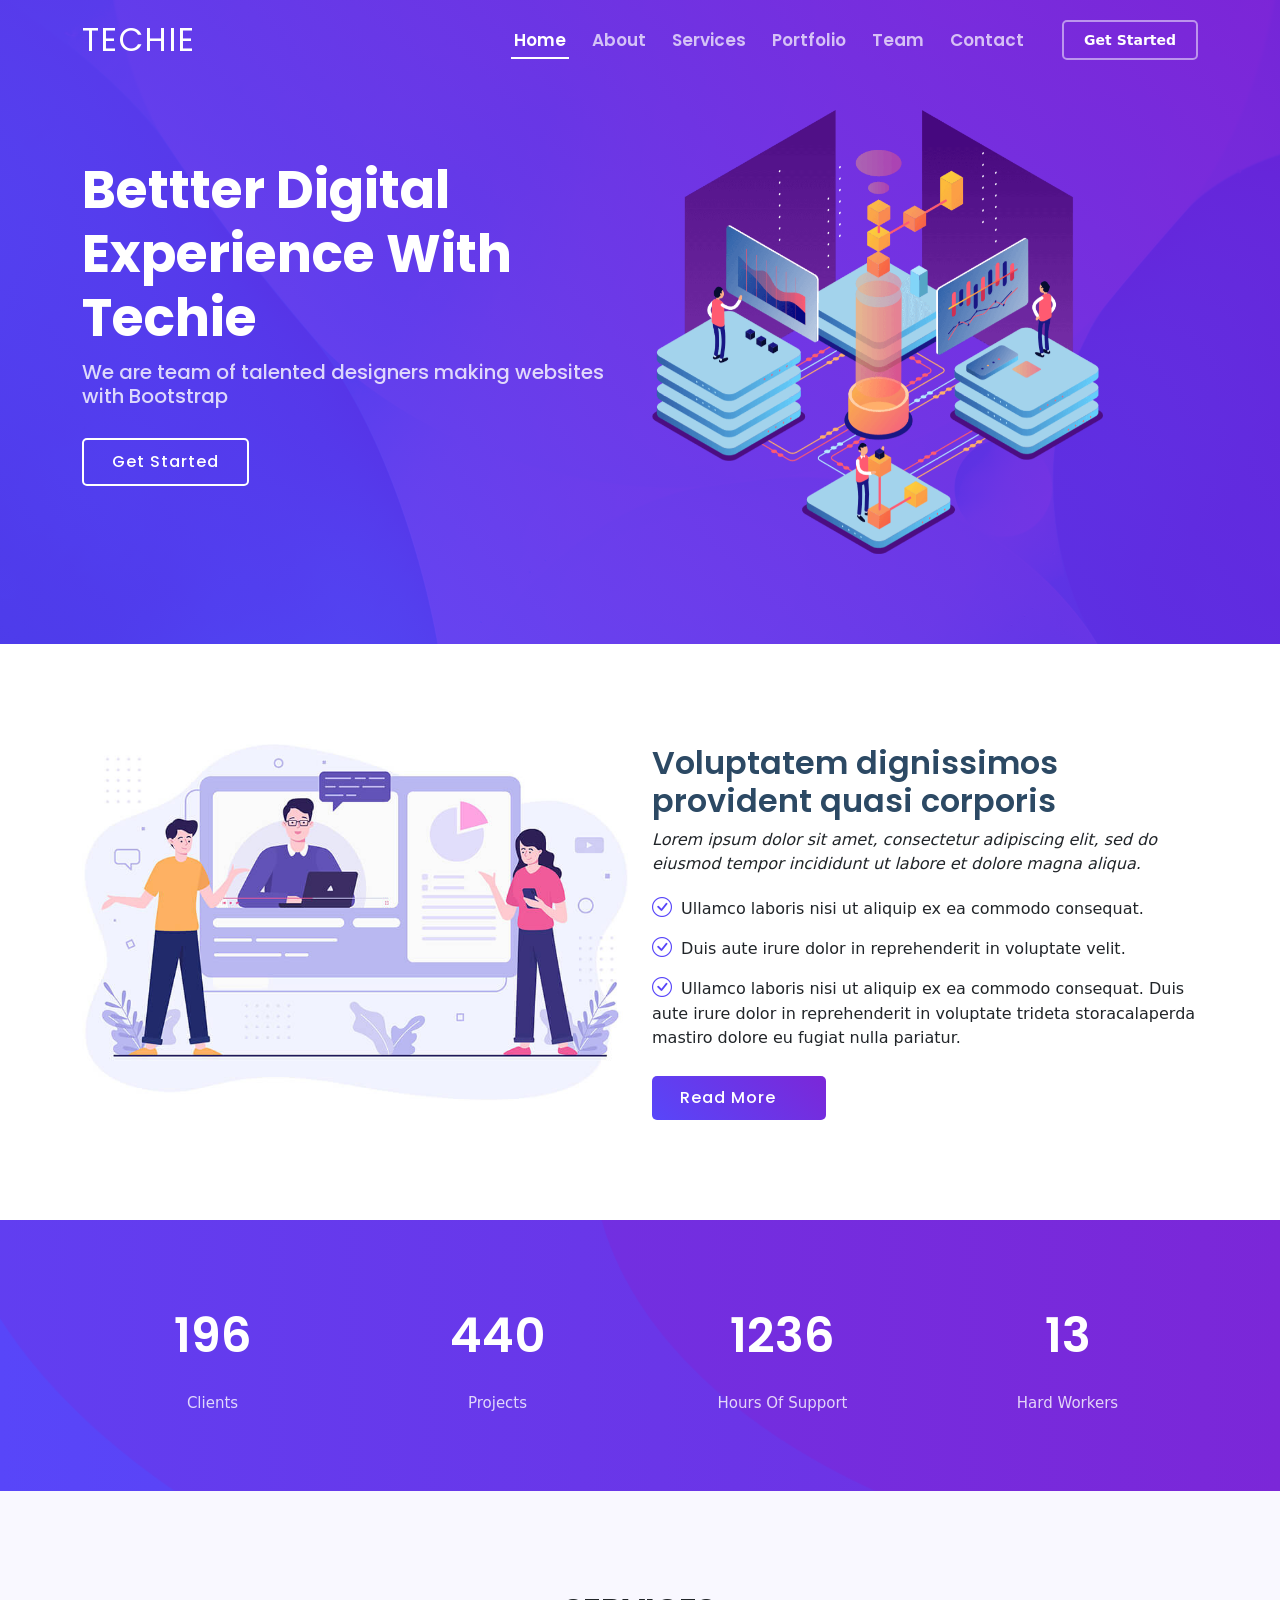
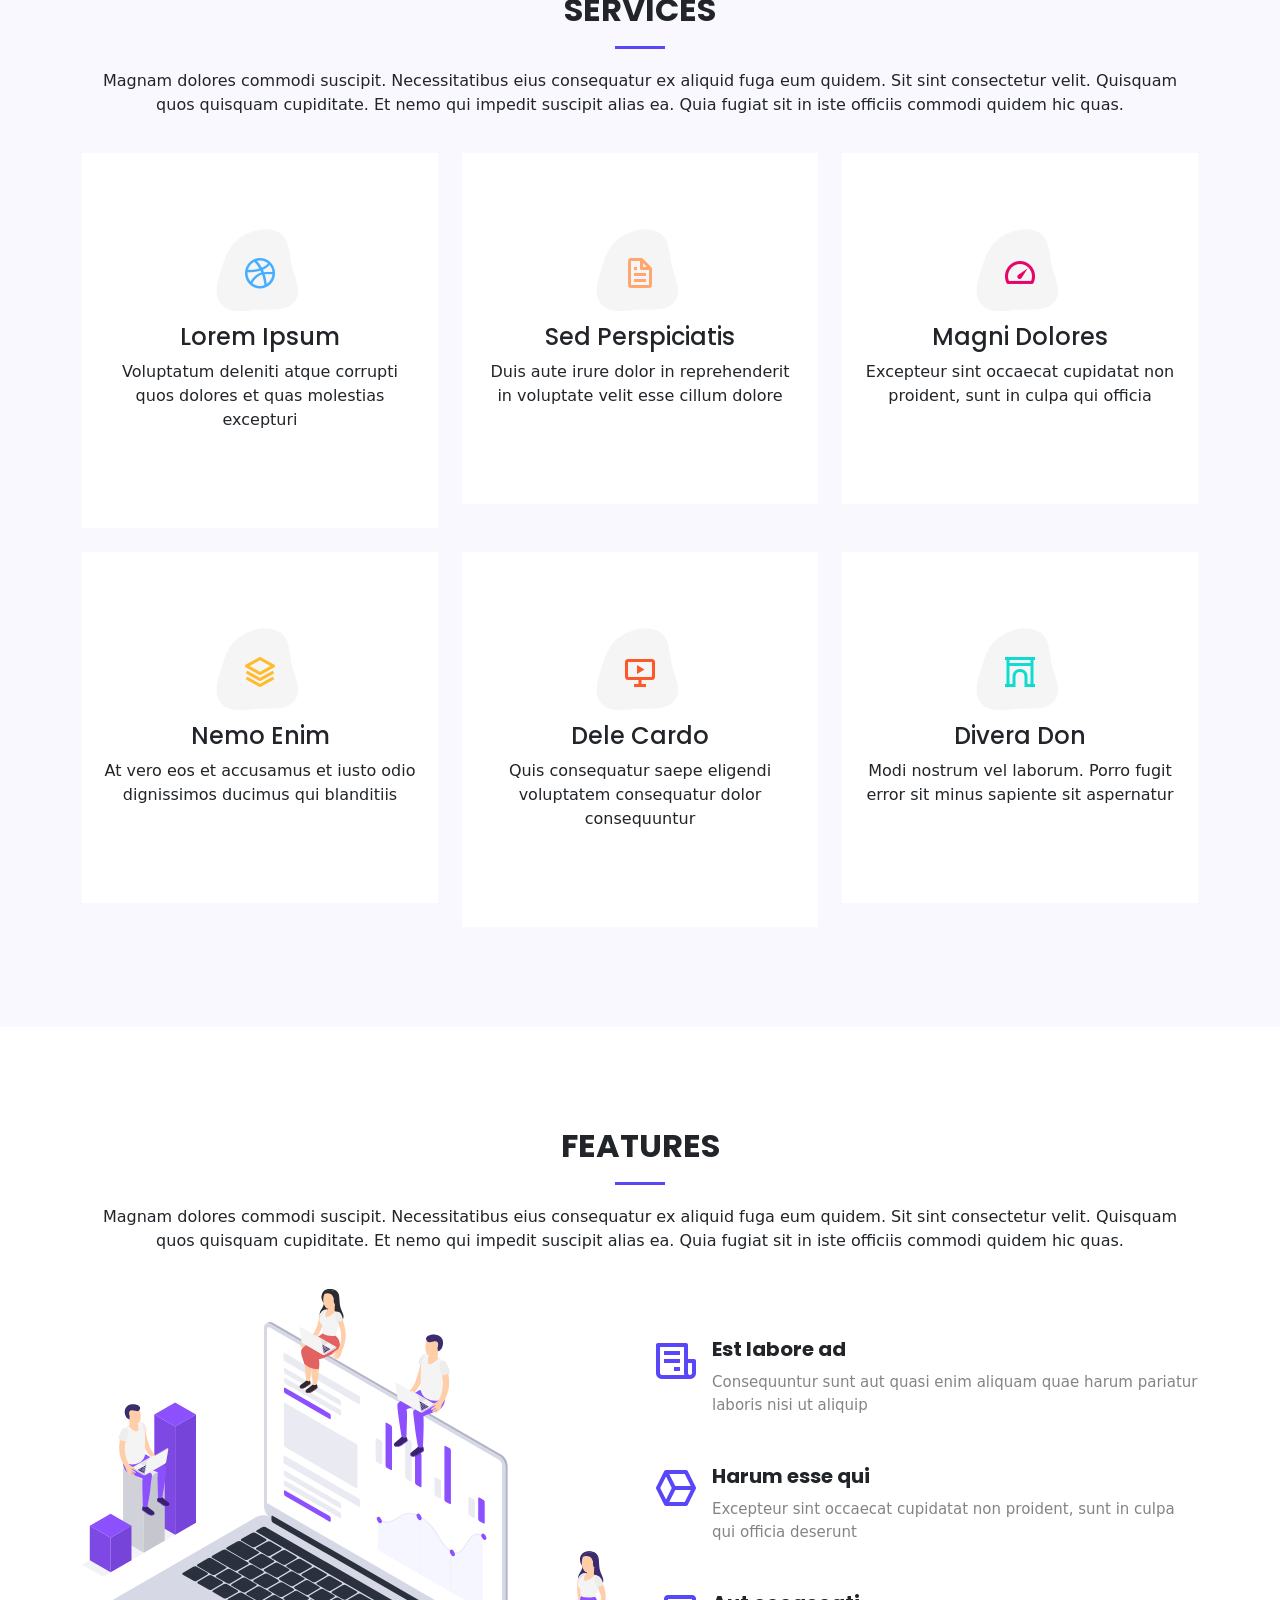
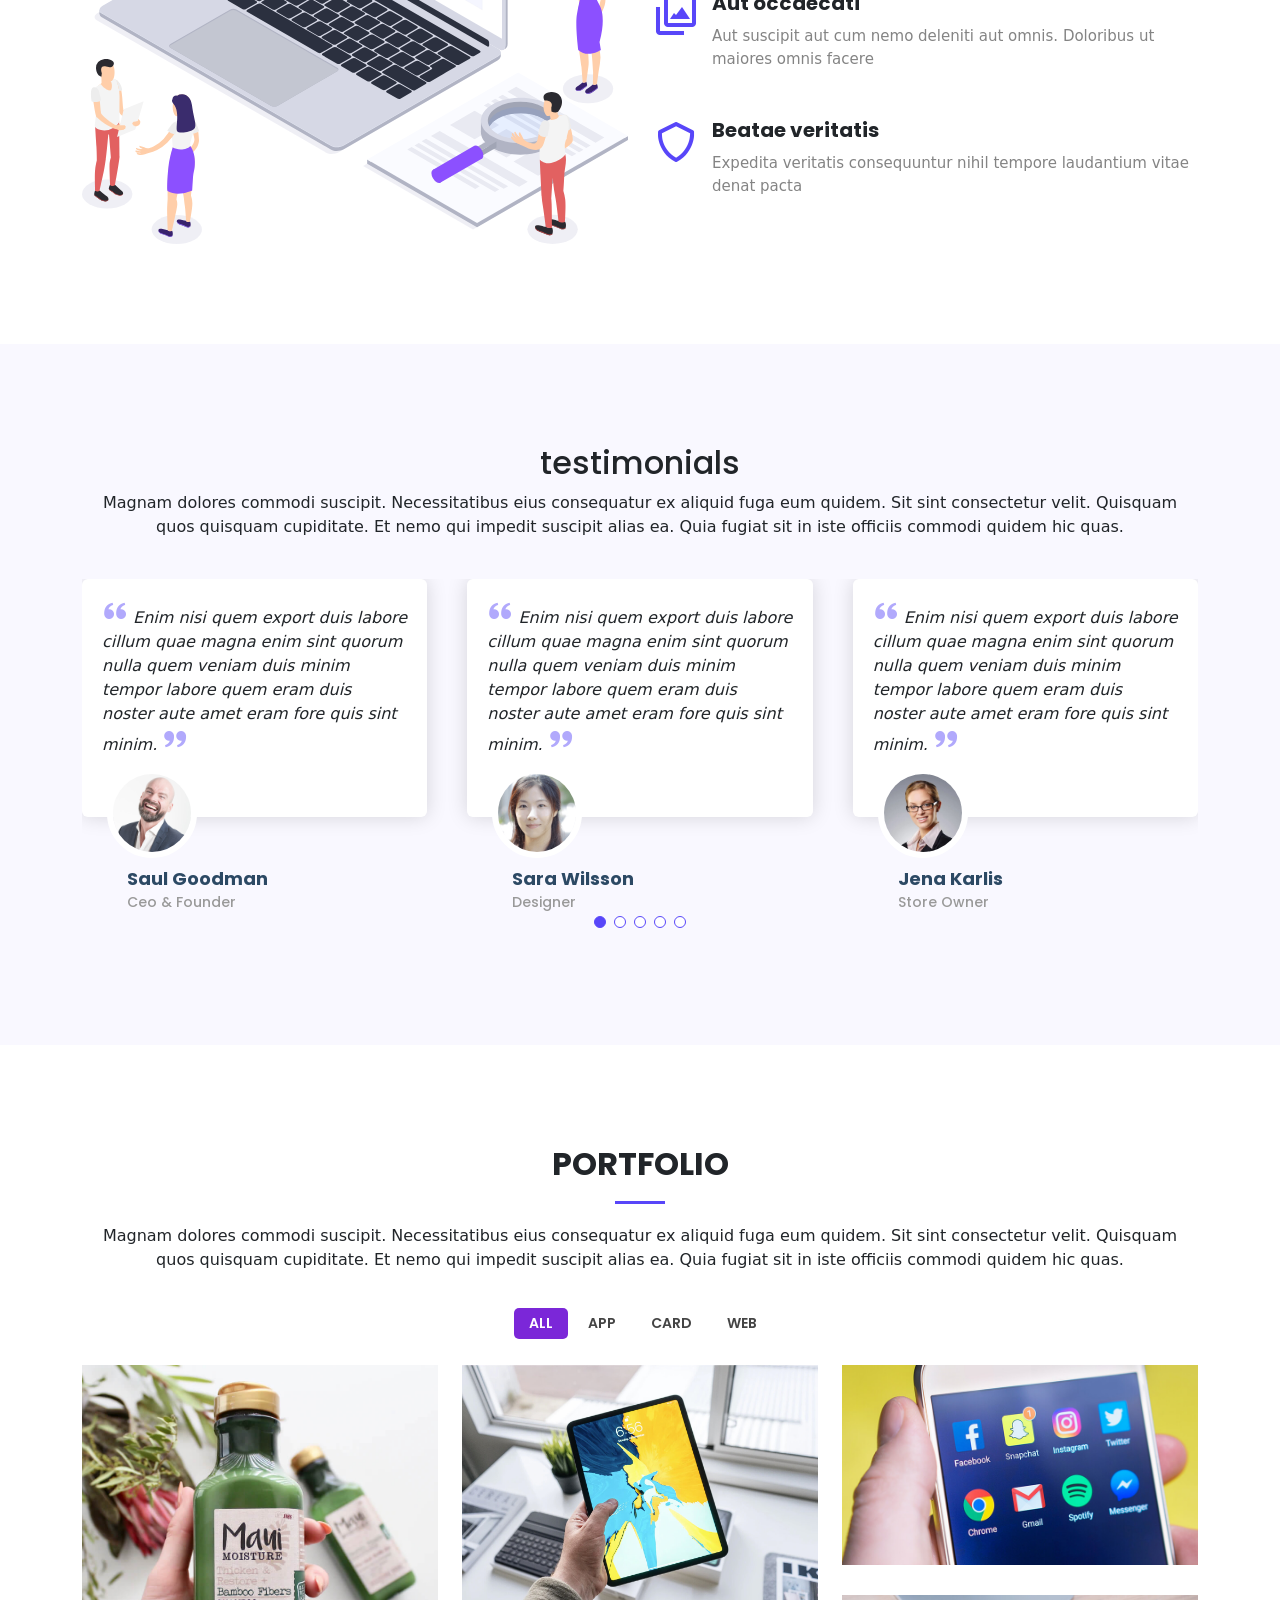
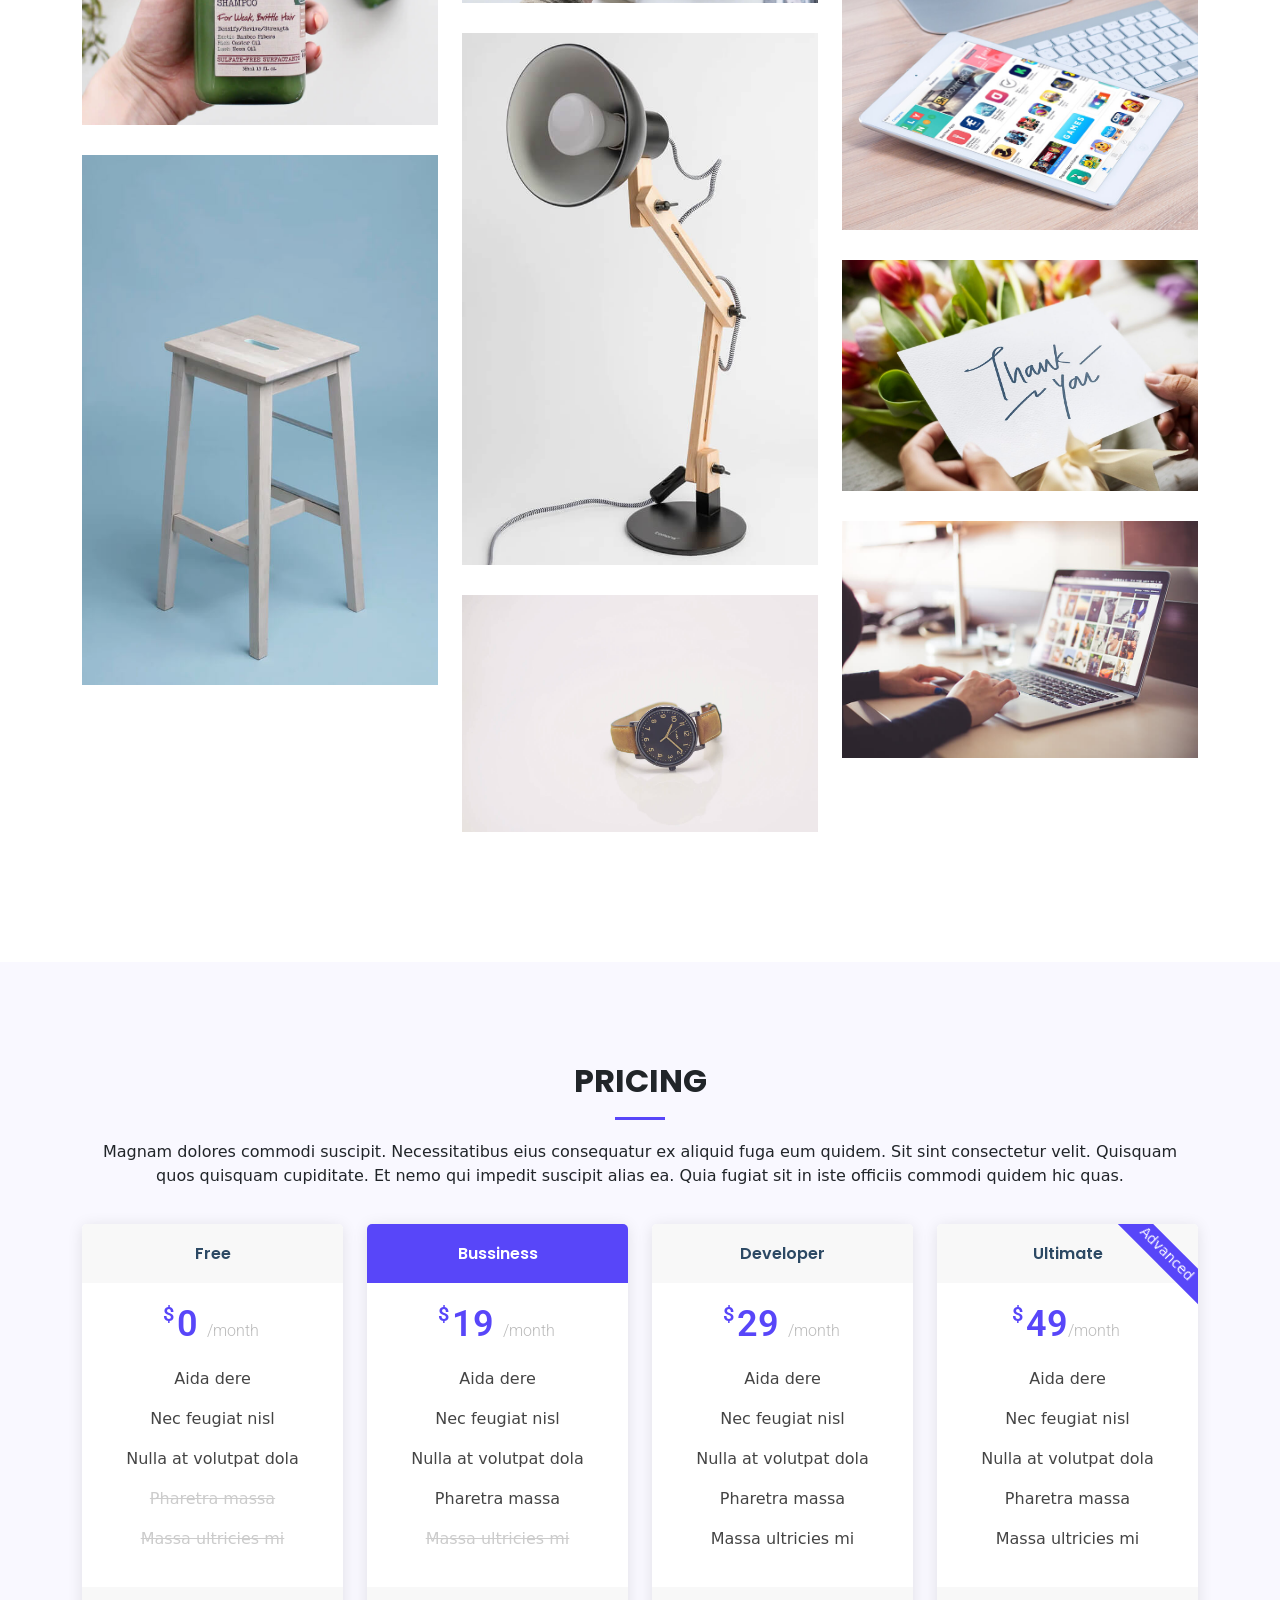
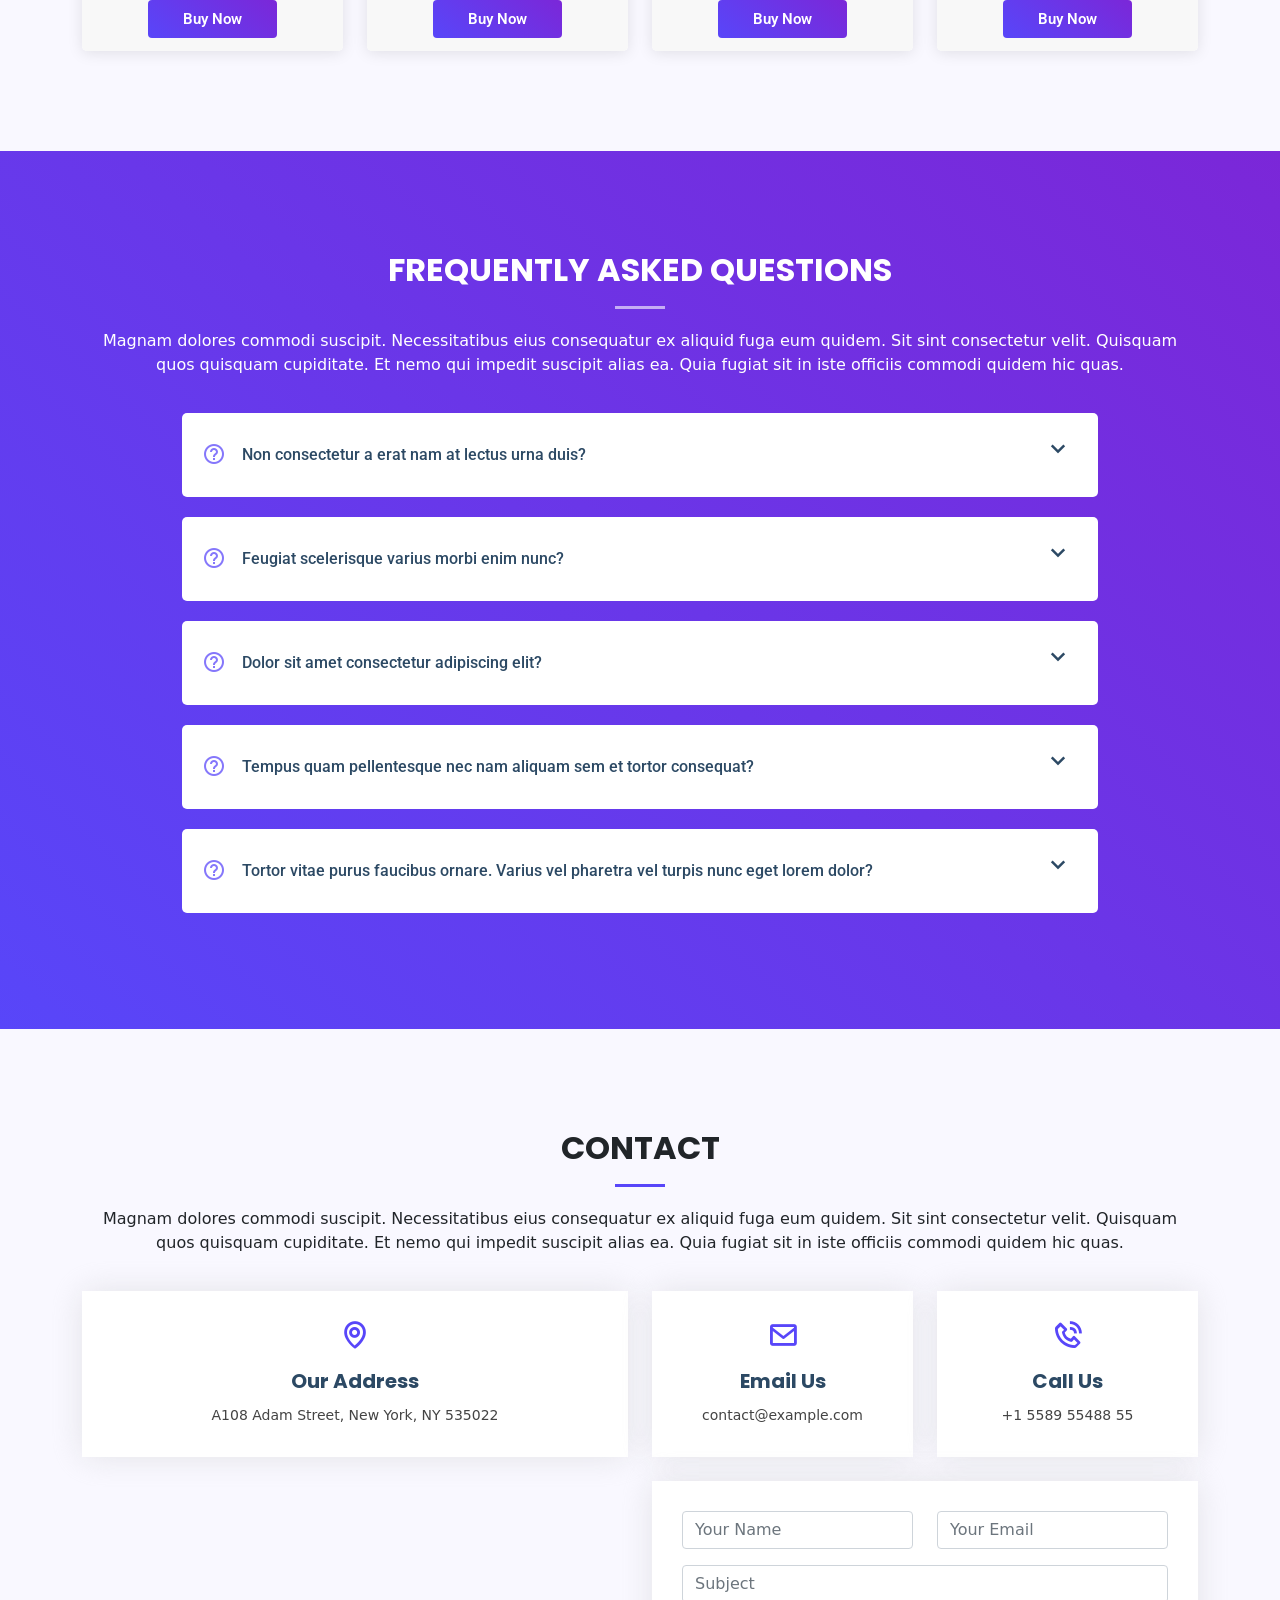
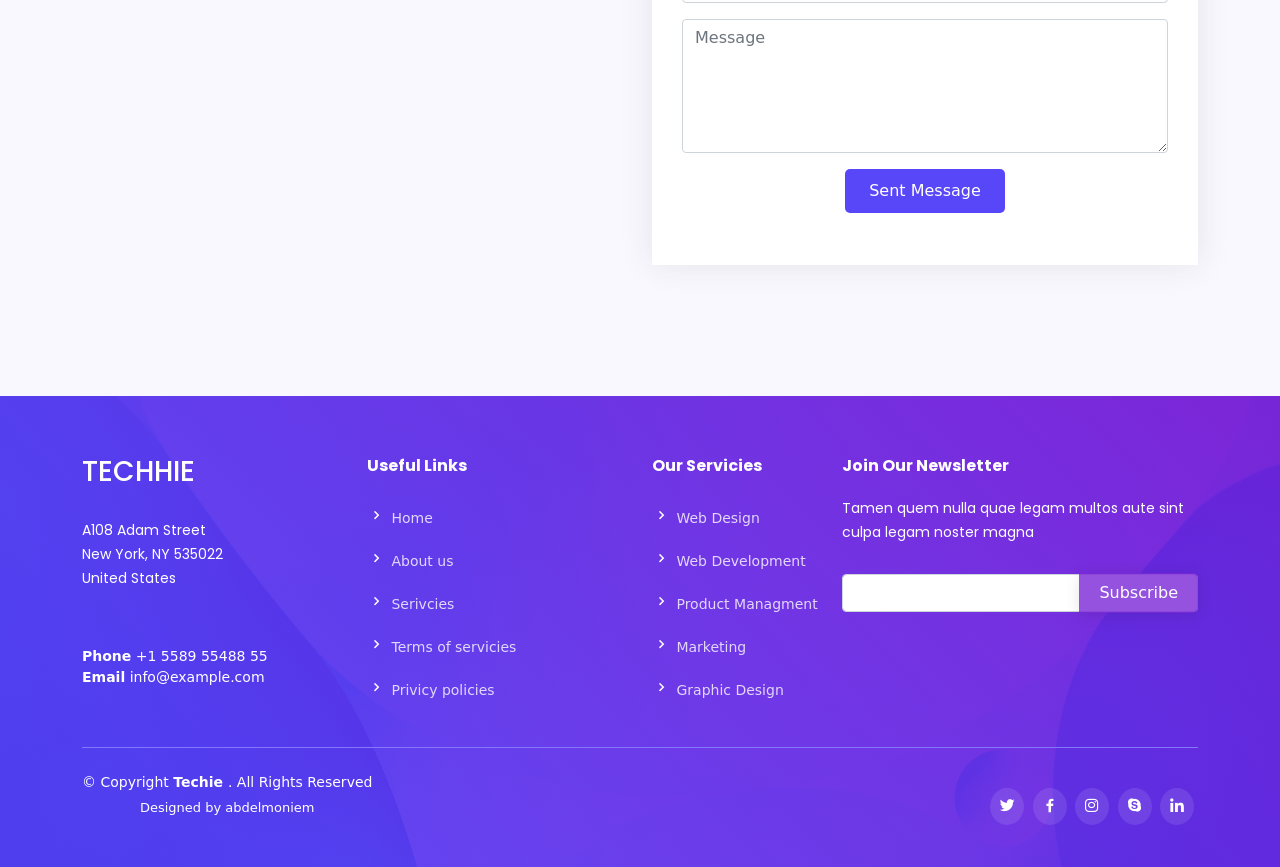
<file: index.html>
<!DOCTYPE html>
<html lang="en">

<head>
  <meta charset="UTF-8">
  <meta http-equiv="X-UA-Compatible" content="IE=edge">
  <meta name="description" content="....." />
  <meta name="viewport" content="width=device-width, initial-scale=1.0">
  <title>Techie template</title>
  <!-- Google Fonts -->
  <link
    href="https://fonts.googleapis.com/css?family=Open+Sans:300,300i,400,400i,600,600i,700,700i|Roboto:300,300i,400,400i,500,500i,600,600i,700,700i|Poppins:300,300i,400,400i,500,500i,600,600i,700,700i"
    rel="stylesheet">
  <!-- main css stylesheet -->
  <link rel="stylesheet" href="css/main.css" />
  <!-- bootstrap css -->

  <link rel="stylesheet" href="css/bootstrap.min.css" />
  <link rel="stylesheet" href="css/bootstrap-icons/bootstrap-icons.css" />
  <link rel="stylesheet" href="css/boxicons/css/boxicons.min.css" />
  <link rel="stylesheet" href="assets/swiper/swiper-bundle.min.css" />
  <link rel="stylesheet" href="assets/glightbox/css/glightbox.min.css"/>
  <link rel="stylesheet" href="assets/aos/aos.css"/>
</head>

<body>
  <!-- start header  -->
  <header id="header" class="fixed-top">
    <!-- start navbar  -->
    <nav id="navbar" class="navbar navbar-expand-lg navbar-light">
      <div class="container">
        <h1 class="logo"><a class="navbar-brand" href="#">Techie</a></h1>
        <button class="navbar-toggler" type="button" data-bs-toggle="collapse" data-bs-target="#navbarSupportedContent"
          aria-controls="navbarSupportedContent" aria-expanded="false" aria-label="Toggle navigation">
          <span class="navbar-toggler-icon"></span>
        </button>

        <div class="collapse navbar-collapse" id="navbarSupportedContent">
          <ul class="navbar-nav ms-auto mb-2 mb-lg-0 ms-auto">
            <li class="nav-item">
              <a class="nav-link scrollto" aria-current="page" href="#hero">Home</a>
            </li>
            <li class="nav-item">
              <a class="nav-link scrollto" href="#About">About</a>
            </li>
            <li class="nav-item">
              <a class="nav-link scrollto" href="#services">Services</a>
            </li>
            <li class="nav-item">
              <a class="nav-link scrollto" href="#portfolio">Portfolio</a>
            </li>
            <li class="nav-item">
              <a class="nav-link scrollto" href="#team">Team</a>
            </li>
           
            <li class="nav-item">
              <a class="nav-link scrollto" href="#contact">Contact</a>
            </li>
            <li class="nav-item">
              <a class="get-started" href="#">Get Started</a></li>
          </ul>
        </div>
      </div>

    </nav>
    <!-- end navbar  -->
  </header>
  <!-- end header  -->
  <section id="hero" class="main-bg">
    <div class="container" data-aos="fade-up">
      <div class="row align-items-center ">
        <div class=" col-lg-6  col-12 order-2 order-lg-1">
          <h1>Bettter Digital Experience With Techie</h1>
          <h2>We are team of talented designers making websites with Bootstrap</h2>
          <a href="#" class="get-started">Get Started</a>
        </div>
        <div class="col-lg-5 col-12 order-1 order-lg-2" data-aos="zoom-in" data-aos-delay="150">
          <img class="img-fluid animated" src="Images/hero-img.png" alt="animation img">
        </div>
      </div>

  </section>
  <!-- About section  -->
  <section id="About" class="about">
    <div class="container">
      <div class="row">
        <div class="col-lg-6 col-12 order-2" data-aos="zoom-in" data-aos-delay="150">
          <h3>Voluptatem dignissimos provident quasi corporis</h3>
          <p><i>Lorem ipsum dolor sit amet, consectetur adipiscing elit, sed do eiusmod tempor incididunt ut labore et
              dolore magna aliqua.</i></p>
          <ul class="list-unstyled">
            <li>
              <i class="bi bi-check-circle"></i>
              Ullamco laboris nisi ut aliquip ex ea commodo consequat.
            </li>
            <li>
              <i class="bi bi-check-circle"></i>
              Duis aute irure dolor in reprehenderit in voluptate velit.
            </li>
            <li>
              <i class="bi bi-check-circle"></i>
              <span> Ullamco laboris nisi ut aliquip ex ea commodo consequat. Duis aute irure dolor in reprehenderit in
                voluptate trideta storacalaperda mastiro dolore eu fugiat nulla pariatur.</span>
            </li>
          </ul>
          <a href="#" class="read-more">Read More</a>
        </div>

        <div class=" col-lg-6 col-12 order-1" data-aos="fade-right">
          <img class="img-fluid" src="Images/about/about-1.jpg" alt="" />
        </div>
      </div>
      </div>
  </section>

  <!-- counts section  -->
  <section id="counts" class="counts">
    <div class="container">
      <div class="row text-center">
        <div class="col-lg-3 col-6 ">
          <span data-purecounter-start="0" data-purecounter-end="232" class="purecounter">232</span>
          <p>Clients</p>
        </div>
        <div class="col col-lg-3 col-6">
          <span data-purecounter-start="0" data-purecounter-end="521" class="purecounter">521</span>
          <p>Projects</p>
        </div>
        <div class="col-lg-3 col-6">
          <span data-purecounter-start="0" data-purecounter-end="1463" ] class="purecounter">1463</span>
          <p>Hours Of Support</p>
        </div>
        <div class=" col-lg-3 col-6">
          <span data-purecounter-start="0" data-purecounter-end="15" class="purecounter">15</span>
          <p>Hard Workers</p>
        </div>
      </div>
    </div>
  </section>

  <!-- services section  -->
  <section id="services" class="services section-bg">
    <div class="container" data-aos="fade-up">
      <div class="services-title">
        <h3>Services</h3>
        <p>Magnam dolores commodi suscipit. Necessitatibus eius consequatur ex aliquid fuga eum quidem. Sit sint
          consectetur velit. Quisquam quos quisquam cupiditate. Et nemo qui impedit suscipit alias ea. Quia fugiat sit
          in iste officiis commodi quidem hic quas.</p>
      </div>

      <div class="row gy-4">
        <div class="col-lg-4 col-md-6" data-aos="zoom-in" data-aos-delay="100">
          <div class="icon-box iconbox-blue">
            <div class="icon">
              <svg width="100" height="100" viewBox="0 0 600 600" xmlns="http://www.w3.org/2000/svg">
                <path stroke="none" stroke-width="0"
                  d="M300,521.0016835830174C376.1290562159157,517.8887921683347,466.0731472004068,529.7835943286574,510.70327084640275,468.03025145048787C554.3714126377745,407.6079735673963,508.03601936045806,328.9844924480964,491.2728898941984,256.3432110539036C474.5976632858925,184.082847569629,479.9380746630129,96.60480741107993,416.23090153303,58.64404602377083C348.86323505073057,18.502131276798302,261.93793281208167,40.57373210992963,193.5410806939664,78.93577620505333C130.42746243093433,114.334589627462,98.30271207620316,179.96522072025542,76.75703585869454,249.04625023123273C51.97151888228291,328.5150500222984,13.704378332031375,421.85034740162234,66.52175969318436,486.19268352777647C119.04800174914682,550.1803526380478,217.28368757567262,524.383925680826,300,521.0016835830174">
                </path>
              </svg>
              <i class="bx bxl-dribbble"></i>
            </div>

            <h4>Lorem Ipsum</h4>
            <p>Voluptatum deleniti atque corrupti quos dolores et quas molestias excepturi</p>
          </div>
        </div>
        <div class="col-lg-4 col-md-6 " data-aos="zoom-in" data-aos-delay="200">
          <div class="icon-box iconbox-orange">
            <div class="icon">
              <svg width="100" height="100" viewBox="0 0 600 600" xmlns="http://www.w3.org/2000/svg">
                <path stroke="none" stroke-width="0"
                  d="M300,521.0016835830174C376.1290562159157,517.8887921683347,466.0731472004068,529.7835943286574,510.70327084640275,468.03025145048787C554.3714126377745,407.6079735673963,508.03601936045806,328.9844924480964,491.2728898941984,256.3432110539036C474.5976632858925,184.082847569629,479.9380746630129,96.60480741107993,416.23090153303,58.64404602377083C348.86323505073057,18.502131276798302,261.93793281208167,40.57373210992963,193.5410806939664,78.93577620505333C130.42746243093433,114.334589627462,98.30271207620316,179.96522072025542,76.75703585869454,249.04625023123273C51.97151888228291,328.5150500222984,13.704378332031375,421.85034740162234,66.52175969318436,486.19268352777647C119.04800174914682,550.1803526380478,217.28368757567262,524.383925680826,300,521.0016835830174">
                </path>
              </svg>
              <i class="bx bx-file"></i>
            </div>

            <h4>Sed Perspiciatis</h4>
            <p>Duis aute irure dolor in reprehenderit in voluptate velit esse cillum dolore</p>
          </div>
        </div>
        <div class="col-lg-4 col-md-6 " data-aos="zoom-in" data-aos-delay="300">
          <div class="icon-box iconbox-pink">
            <div class="icon">
              <svg width="100" height="100" viewBox="0 0 600 600" xmlns="http://www.w3.org/2000/svg">
                <path stroke="none" stroke-width="0"
                  d="M300,521.0016835830174C376.1290562159157,517.8887921683347,466.0731472004068,529.7835943286574,510.70327084640275,468.03025145048787C554.3714126377745,407.6079735673963,508.03601936045806,328.9844924480964,491.2728898941984,256.3432110539036C474.5976632858925,184.082847569629,479.9380746630129,96.60480741107993,416.23090153303,58.64404602377083C348.86323505073057,18.502131276798302,261.93793281208167,40.57373210992963,193.5410806939664,78.93577620505333C130.42746243093433,114.334589627462,98.30271207620316,179.96522072025542,76.75703585869454,249.04625023123273C51.97151888228291,328.5150500222984,13.704378332031375,421.85034740162234,66.52175969318436,486.19268352777647C119.04800174914682,550.1803526380478,217.28368757567262,524.383925680826,300,521.0016835830174">
                </path>
              </svg>
              <i class="bx bx-tachometer"></i>
            </div>

            <h4>Magni Dolores</h4>
            <p>Excepteur sint occaecat cupidatat non proident, sunt in culpa qui officia</p>
          </div>
        </div>


        <div class="col col-lg-4 col-md-6" data-aos="zoom-in" data-aos-delay="100">
          <div class="icon-box iconbox-yellow">
            <div class="icon">
              <svg width="100" height="100" viewBox="0 0 600 600" xmlns="http://www.w3.org/2000/svg">
                <path stroke="none" stroke-width="0"
                  d="M300,521.0016835830174C376.1290562159157,517.8887921683347,466.0731472004068,529.7835943286574,510.70327084640275,468.03025145048787C554.3714126377745,407.6079735673963,508.03601936045806,328.9844924480964,491.2728898941984,256.3432110539036C474.5976632858925,184.082847569629,479.9380746630129,96.60480741107993,416.23090153303,58.64404602377083C348.86323505073057,18.502131276798302,261.93793281208167,40.57373210992963,193.5410806939664,78.93577620505333C130.42746243093433,114.334589627462,98.30271207620316,179.96522072025542,76.75703585869454,249.04625023123273C51.97151888228291,328.5150500222984,13.704378332031375,421.85034740162234,66.52175969318436,486.19268352777647C119.04800174914682,550.1803526380478,217.28368757567262,524.383925680826,300,521.0016835830174">
                </path>
              </svg>
              <i class="bx bx-layer"></i>
            </div>

            <h4>Nemo Enim</h4>
            <p>At vero eos et accusamus et iusto odio dignissimos ducimus qui blanditiis</p>
          </div>
        </div>
        <div class=" col-lg-4 col-md-6" data-aos="zoom-in" data-aos-delay="200">
          <div class="icon-box iconbox-red">
            <div class="icon">
              <svg width="100" height="100" viewBox="0 0 600 600" xmlns="http://www.w3.org/2000/svg">
                <path stroke="none" stroke-width="0"
                  d="M300,521.0016835830174C376.1290562159157,517.8887921683347,466.0731472004068,529.7835943286574,510.70327084640275,468.03025145048787C554.3714126377745,407.6079735673963,508.03601936045806,328.9844924480964,491.2728898941984,256.3432110539036C474.5976632858925,184.082847569629,479.9380746630129,96.60480741107993,416.23090153303,58.64404602377083C348.86323505073057,18.502131276798302,261.93793281208167,40.57373210992963,193.5410806939664,78.93577620505333C130.42746243093433,114.334589627462,98.30271207620316,179.96522072025542,76.75703585869454,249.04625023123273C51.97151888228291,328.5150500222984,13.704378332031375,421.85034740162234,66.52175969318436,486.19268352777647C119.04800174914682,550.1803526380478,217.28368757567262,524.383925680826,300,521.0016835830174">
                </path>
              </svg>
              <i class="bx bx-slideshow"></i>
            </div>

            <h4>Dele Cardo</h4>
            <p>Quis consequatur saepe eligendi voluptatem consequatur dolor consequuntur</p>
          </div>
        </div>
        <div class="col-lg-4 col-md-6" data-aos="zoom-in" data-aos-delay="300">
          <div class="icon-box iconbox-tea">
            <div class="icon">
              <svg width="100" height="100" viewBox="0 0 600 600" xmlns="http://www.w3.org/2000/svg">
                <path stroke="none" stroke-width="0"
                  d="M300,521.0016835830174C376.1290562159157,517.8887921683347,466.0731472004068,529.7835943286574,510.70327084640275,468.03025145048787C554.3714126377745,407.6079735673963,508.03601936045806,328.9844924480964,491.2728898941984,256.3432110539036C474.5976632858925,184.082847569629,479.9380746630129,96.60480741107993,416.23090153303,58.64404602377083C348.86323505073057,18.502131276798302,261.93793281208167,40.57373210992963,193.5410806939664,78.93577620505333C130.42746243093433,114.334589627462,98.30271207620316,179.96522072025542,76.75703585869454,249.04625023123273C51.97151888228291,328.5150500222984,13.704378332031375,421.85034740162234,66.52175969318436,486.19268352777647C119.04800174914682,550.1803526380478,217.28368757567262,524.383925680826,300,521.0016835830174">
                </path>
              </svg>
              <i class="bx bx-arch"></i>
            </div>

            <h4>Divera Don</h4>
            <p>Modi nostrum vel laborum. Porro fugit error sit minus sapiente sit aspernatur</p>
          </div>
        </div>
      </div>
    </div>
  </section>
  <section class="Features">

    <div class="container" data-aos="fade-up">
      <div class="section-title text-center">
        <h2>Features</h2>
        <p>Magnam dolores commodi suscipit. Necessitatibus eius consequatur ex aliquid fuga eum quidem. Sit sint
          consectetur velit. Quisquam quos quisquam cupiditate. Et nemo qui impedit suscipit alias ea. Quia fugiat sit
          in iste officiis commodi quidem hic quas.</p>
      </div>

      <div class="row">
        <div class="col-lg-6 order-2">
          <div class="icon-box mt-5" data-aos="fade-up" data-aos-delay="100">

            <i class="bx bx-receipt"></i>
            <h4>Est labore ad</h4>

            <p>Consequuntur sunt aut quasi enim aliquam quae harum pariatur laboris nisi ut aliquip </p>
          </div>
          <div class="icon-box mt-5"  data-aos="fade-up" data-aos-delay="200">
            <i class="bx bx-cube-alt"></i>
            <h4>Harum esse qui</h4>
            <p>Excepteur sint occaecat cupidatat non proident, sunt in culpa qui officia deserunt</p>
          </div>
          <div class="icon-box mt-5"  data-aos="fade-up" data-aos-delay="300">
            <i class="bx bx-images"></i>
            <h4>Aut occaecati</h4>
            <p>Aut suscipit aut cum nemo deleniti aut omnis. Doloribus ut maiores omnis facere</p>
          </div>
          <div class="icon-box mt-5"  data-aos="fade-up" data-aos-delay="400">
            <i class="bx bx-shield"></i>
            <h4> Beatae veritatis</h4>
            <p>Expedita veritatis consequuntur nihil tempore laudantium vitae denat pacta</p>
          </div>
        </div>
        <div class="col-lg-6 order-1"  data-aos="zoom-in" data-aos-delay="150">
          <img class="img-fluid" src="Images/features.svg" alt="features-background">
        </div>
      </div>
    </div>
  </section>
  <section  id="team" class="testimonials section-bg">
    <div class="container"  data-aos="fade-up">
      <div class="testimonials-title text-center">
        <h2>testimonials</h2>
        <p>Magnam dolores commodi suscipit. Necessitatibus eius consequatur ex aliquid fuga eum quidem. Sit sint
          consectetur velit. Quisquam quos quisquam cupiditate. Et nemo qui impedit suscipit alias ea. Quia fugiat sit
          in iste officiis commodi quidem hic quas.</p>
      </div>
      <div class="swiper"  data-aos="fade-up" data-aos-delay="100">
        <div class="swiper-wrapper">
          <div class="swiper-slide">
            <div class="testimonial-item">

              <p>
                <i class="bx bxs-quote-alt-left"></i>
                Enim nisi quem export duis labore cillum quae magna enim sint quorum nulla quem veniam duis minim tempor
                labore quem eram duis noster aute amet eram fore quis sint minim.
                <i class="bx bxs-quote-alt-right"></i>
              </p>

              <img src="Images/testimonials/testimonials-1.jpg" class="testimonial-img" alt="..." />
              <h3>Saul Goodman</h3>
              <h4>Ceo & Founder</h4>
            </div>
          </div>
          <div class="swiper-slide">
            <div class="testimonial-item">

              <p>
                <i class="bx bxs-quote-alt-left"></i>
                Enim nisi quem export duis labore cillum quae magna enim sint quorum nulla quem veniam duis minim tempor
                labore quem eram duis noster aute amet eram fore quis sint minim.
                <i class="bx bxs-quote-alt-right"></i>
              </p>

              <img src="Images/testimonials/testimonials-2.jpg" class="testimonial-img" alt="..." />
              <h3>Sara Wilsson</h3>
              <h4>Designer</h4>
            </div>
          </div>
          <div class="swiper-slide">
            <div class="testimonial-item">

              <p>
                <i class="bx bxs-quote-alt-left"></i>
                Enim nisi quem export duis labore cillum quae magna enim sint quorum nulla quem veniam duis minim tempor
                labore quem eram duis noster aute amet eram fore quis sint minim.
                <i class="bx bxs-quote-alt-right"></i>
              </p>

              <img src="Images/testimonials/testimonials-3.jpg" class="testimonial-img" alt="..." />
              <h3>Jena Karlis</h3>
              <h4>Store Owner</h4>
            </div>
          </div>
          <div class="swiper-slide">
            <div class="testimonial-item">

              <p>
                <i class="bx bxs-quote-alt-left"></i>
                Enim nisi quem export duis labore cillum quae magna enim sint quorum nulla quem veniam duis minim tempor
                labore quem eram duis noster aute amet eram fore quis sint minim.
                <i class="bx bxs-quote-alt-right"></i>
              </p>

              <img src="Images/testimonials/testimonials-4.jpg" class="testimonial-img" alt="..." />
              <h3>Matt Brandon</h3>
              <h4>Freelancer</h4>
            </div>
          </div>
          <div class="swiper-slide">
            <div class="testimonial-item">

              <p>
                <i class="bx bxs-quote-alt-left"></i>
                Enim nisi quem export duis labore cillum quae magna enim sint quorum nulla quem veniam duis minim tempor
                labore quem eram duis noster aute amet eram fore quis sint minim.
                <i class="bx bxs-quote-alt-right"></i>
              </p>

              <img src="Images/testimonials/testimonials-5.jpg" class="testimonial-img" alt="..." />
              <h3>John Larson</h3>
              <h4>Entrepreneur</h4>
            </div>
          </div>
          ...
        </div>
        <!-- If we need pagination -->
        <div class="swiper-pagination"></div>
      </div>
  </section>
  <!-- start Portfolio section  -->
  <section id="portfolio" class="portfolio-sec">
    <div class="container"  data-aos="fade-up">
      <div class="section-title text-center">
        <h2>portfolio</h2>
        <p>Magnam dolores commodi suscipit. Necessitatibus eius consequatur ex aliquid fuga eum quidem. Sit sint
          consectetur velit. Quisquam quos quisquam cupiditate. Et nemo qui impedit suscipit alias ea. Quia fugiat sit
          in iste officiis commodi quidem hic quas. </p>
      </div>
      <div class="row">
        <div class="col-lg-12 d-flex justify-content-center">
          <div class="portfolio-filters">
            <ul class="list-unstyled">
              <li data-filter="*" class="filter-active">all</li>
              <li data-filter=".filter-app">app</li>
              <li data-filter=".filter-card">card</li>
              <li data-filter=".filter-web">web</li>
            </ul>
          </div>
        </div>
      </div>

      <div class="row portfolio-container">

        <div class="col-lg-4 col-md-6 portfolio-item filter-app">
          <div class="portfolio-wrap">
            <img class="img-fluid" src="Images/portfolio/portfolio-1.jpg" alt="..." />
            <div class="portfolio-info">
              <h4>App 1</h4>
              <p>App</p>
            </div>
            <div class="portfolio-links">
              <a href="Images/portfolio/portfolio-1.jpg" title="..." data-gallery="portfolioGallery"
                class="portfolio-lightbox"><i class="bx bx-plus"></i></a>
              <a href="#" title="More detaials"><i class="bx bx-link"></i></a>
            </div>
          </div>
        </div>
        <div class="col-lg-4 col-md-6 portfolio-item filter-web">
          <div class="portfolio-wrap">
            <img class="img-fluid" src="Images/portfolio/portfolio-2.jpg" alt="..." />
            <div class="portfolio-info">
              <h4>web 1</h4>
              <p>web</p>
            </div>
            <div class="portfolio-links">
              <a href="Images/portfolio/portfolio-2.jpg" title="..." data-gallery="portfolioGallery"
                class="portfolio-lightbox"><i class="bx bx-plus"></i></a>
              <a href="#" title="More detaials"><i class="bx bx-link"></i></a>
            </div>
          </div>
        </div>
        <div class="col-lg-4 col-md-6 portfolio-item filter-app">
          <div class="portfolio-wrap">
            <img class="img-fluid" src="Images/portfolio/portfolio-3.jpg" alt="..." />
            <div class="portfolio-info">
              <h4>App 1</h4>
              <p>App</p>
            </div>
            <div class="portfolio-links">
              <a href="Images/portfolio/portfolio-3.jpg" title="..." data-gallery="portfolioGallery"
                class="portfolio-lightbox"><i class="bx bx-plus"></i></a>
              <a href="#" title="More detaials"><i class="bx bx-link"></i></a>
            </div>
          </div>
        </div>
        <div class="col-lg-4 col-md-6 portfolio-item filter-card">
          <div class="portfolio-wrap">
            <img class="img-fluid" src="Images/portfolio/portfolio-4.jpg" alt="..." />
            <div class="portfolio-info">
              <h4>card 1</h4>
              <p>card</p>
            </div>
            <div class="portfolio-links">
              <a href="Images/portfolio/portfolio-4.jpg" title="..." data-gallery="portfolioGallery"
                class="portfolio-lightbox"><i class="bx bx-plus"></i></a>
              <a href="#" title="More detaials"><i class="bx bx-link"></i></a>
            </div>
          </div>
        </div>
        <div class="col-lg-4 col-md-6 portfolio-item filter-web">
          <div class="portfolio-wrap">
            <img class="img-fluid" src="Images/portfolio/portfolio-5.jpg" alt="..." />
            <div class="portfolio-info">
              <h4>web 1</h4>
              <p>web</p>
            </div>
            <div class="portfolio-links">
              <a href="Images/portfolio/portfolio-5.jpg" title="..." data-gallery="portfolioGallery"
                class="portfolio-lightbox"><i class="bx bx-plus"></i></a>
              <a href="#" title="More detaials"><i class="bx bx-link"></i></a>
            </div>
          </div>
        </div>
        <div class="col-lg-4 col-md-6 portfolio-item filter-app">
          <div class="portfolio-wrap">
            <img class="img-fluid" src="Images/portfolio/portfolio-6.jpg" alt="..." />
            <div class="portfolio-info">
              <h4>App 1</h4>
              <p>App</p>
            </div>
            <div class="portfolio-links">
              <a href="Images/portfolio/portfolio-6.jpg" title="..." data-gallery="portfolioGallery"
                class="portfolio-lightbox"><i class="bx bx-plus"></i></a>
              <a href="#" title="More detaials"><i class="bx bx-link"></i></a>
            </div>
          </div>
        </div>
        <div class="col-lg-4 col-md-6 portfolio-item filter-card">
          <div class="portfolio-wrap">
            <img class="img-fluid" src="Images/portfolio/portfolio-7.jpg" alt="..." />
            <div class="portfolio-info">
              <h4>card 1</h4>
              <p>card</p>
            </div>
            <div class="portfolio-links">
              <a href="Images/portfolio/portfolio-7.jpg" title="..." data-gallery="portfolioGallery"
                class="portfolio-lightbox"><i class="bx bx-plus"></i></a>
              <a href="#" title="More detaials"><i class="bx bx-link"></i></a>
            </div>
          </div>
        </div>
        <div class="col-lg-4 col-md-6 portfolio-item filter-card">
          <div class="portfolio-wrap">
            <img class="img-fluid" src="Images/portfolio/portfolio-8.jpg" alt="..." />
            <div class="portfolio-info">
              <h4>card 1</h4>
              <p>card</p>
            </div>
            <div class="portfolio-links">
              <a href="Images/portfolio/portfolio-8.jpg" title="..." data-gallery="portfolioGallery"
                class="portfolio-lightbox"><i class="bx bx-plus"></i></a>
              <a href="#" title="More detaials"><i class="bx bx-link"></i></a>
            </div>
          </div>
        </div>
        <div class="col-lg-4 col-md-6 portfolio-item filter-web">
          <div class="portfolio-wrap">
            <img class="img-fluid" src="Images/portfolio/portfolio-9.jpg" alt="..." />
            <div class="portfolio-info">
              <h4>web 1</h4>
              <p>web</p>
            </div>
            <div class="portfolio-links">
              <a href="Images/portfolio/portfolio-9.jpg" title="..." data-gallery="portfolioGallery"
                class="portfolio-lightbox"><i class="bx bx-plus"></i></a>
              <a href="#" title="More detaials"><i class="bx bx-link"></i></a>
            </div>
          </div>
        </div>
      </div>
    </div>
  </section>
  <!-- end Portfolio section  -->
  <!-- start section pricing  -->
  <section class="pricing section-bg">
    <div class="container"  data-aos="fade-up">
      <div class="section-title text-center ">
        <h2>pricing</h2>
        <p>Magnam dolores commodi suscipit. Necessitatibus eius consequatur ex aliquid fuga eum quidem. Sit sint
          consectetur velit. Quisquam quos quisquam cupiditate. Et nemo qui impedit suscipit alias ea. Quia fugiat sit
          in iste officiis commodi quidem hic quas.
        </p>
      </div>
      <div class="row">
        <div class="col-lg-3 col-md-6"  data-aos="fade-up" data-aos-delay="100">
          <div class="box">
            <h3>Free</h3>
            <h4>
              <sup>$</sup>0 <span>/month</span>
            </h4>
            <ul class="list-unstyled  ">
              <li>Aida dere</li>
              <li>Nec feugiat nisl</li>
              <li>Nulla at volutpat dola</li>
              <li class="na">Pharetra massa</li>
              <li class="na">Massa ultricies mi</li>
            </ul>
            <div class="btn-wrap">
              <a href="#" class="btn-buy">Buy Now</a>
            </div>
          </div>
        </div>

        <div class="col-lg-3 col-md-6 mt-4 mt-lg-0"  data-aos="fade-up" data-aos-delay="200">
          <div class="box">
            <h3 class="featured">Bussiness</h3>
            <h4>
              <sup>$</sup>19 <span>/month</span>
            </h4>
            <ul class="list-unstyled  ">
              <li>Aida dere</li>
              <li>Nec feugiat nisl</li>
              <li>Nulla at volutpat dola</li>
              <li>Pharetra massa</li>
              <li class="na">Massa ultricies mi</li>
            </ul>
            <div class="btn-wrap">
              <a href="#" class="btn-buy">Buy Now</a>
            </div>
          </div>
        </div>

        <div class="col-lg-3 col-md-6 mt-4 mt-lg-0"  data-aos="fade-up" data-aos-delay="300">
          <div class="box">
            <h3>Developer</h3>
            <h4>
              <sup>$</sup>29 <span>/month</span>
            </h4>
            <ul class="list-unstyled  ">
              <li>Aida dere</li>
              <li>Nec feugiat nisl</li>
              <li>Nulla at volutpat dola</li>
              <li>Pharetra massa</li>
              <li>Massa ultricies mi</li>
            </ul>
            <div class="btn-wrap">
              <a href="#" class="btn-buy">Buy Now</a>
            </div>
          </div>
        </div>
        <div class="col-lg-3 col-md-6 mt-4 mt-lg-0"  data-aos="fade-up" data-aos-delay="400">
          <div class="box">
            <div class="advanced">Advanced</div>
            <h3>Ultimate</h3>
            <h4>
              <sup>$</sup>49<span>/month</span>
            </h4>
            <ul class="list-unstyled  ">
              <li>Aida dere</li>
              <li>Nec feugiat nisl</li>
              <li>Nulla at volutpat dola</li>
              <li>Pharetra massa</li>
              <li>Massa ultricies mi</li>
            </ul>
            <div class="btn-wrap">
              <a href="#" class="btn-buy">Buy Now</a>
            </div>
          </div>
        </div>
      </div>
    </div>
  </section>
  <!-- end section pricing -->
  <!-- start faq section  -->
  <section class="faq">
    <div class="container"  data-aos="fade-up">
      <div class="section-title text-center">
        <h2>Frequently Asked Questions</h2>
        <p>Magnam dolores commodi suscipit. Necessitatibus eius consequatur ex aliquid fuga eum quidem. Sit sint
          consectetur velit. Quisquam quos quisquam cupiditate. Et nemo qui impedit suscipit alias ea. Quia fugiat sit
          in iste officiis commodi quidem hic quas.</p>
      </div>
      <div class="faq-list">
        <ul class="list-unstyled">
          <li  data-aos="fade-up" data-aos-delay="100">
            <i class="bx bx-help-circle icon-help"></i>
            <a data-bs-toggle="collapse" class="collapsed" data-bs-target="#faq-list-1">
              Non consectetur a erat nam at lectus urna duis?
              <i class="bx bx-chevron-down icon-show"></i>
              <i class="bx bx-chevron-up icon-close"></i>
            </a>

            <div class="collapse " id="faq-list-1" data-bs-parent=".faq-list">
              <p>
                Feugiat pretium nibh ipsum consequat. Tempus iaculis urna id volutpat lacus laoreet non curabitur
                gravida. Venenatis lectus magna fringilla urna porttitor rhoncus dolor purus non.
              </p>
            </div>
          </li>
          <li  data-aos="fade-up" data-aos-delay="200">
            <i class="bx bx-help-circle icon-help"></i>
            <a data-bs-toggle="collapse" class="collapsed" data-bs-target="#faq-list-2">
              Feugiat scelerisque varius morbi enim nunc?
              <i class="bx bx-chevron-down icon-show"></i>
              <i class="bx bx-chevron-up icon-close"></i>
            </a>

            <div class="collapse " id="faq-list-2">
              <p>
                Dolor sit amet consectetur adipiscing elit pellentesque habitant morbi. Id interdum velit laoreet id
                donec ultrices. Fringilla phasellus faucibus scelerisque eleifend donec pretium. Est pellentesque elit
                ullamcorper dignissim. Mauris ultrices eros in cursus turpis massa tincidunt dui.
              </p>
            </div>
          </li>
          <li  data-aos="fade-up" data-aos-delay="300">
            <i class="bx bx-help-circle icon-help"></i>
            <a data-bs-toggle="collapse" class="collapsed" data-bs-target="#faq-list-3">
              Dolor sit amet consectetur adipiscing elit?
              <i class="bx bx-chevron-down icon-show"></i>
              <i class="bx bx-chevron-up icon-close"></i>
            </a>

            <div class="collapse " id="faq-list-3">
              <p>
                Eleifend mi in nulla posuere sollicitudin aliquam ultrices sagittis orci. Faucibus pulvinar elementum
                integer enim. Sem nulla pharetra diam sit amet nisl suscipit. Rutrum tellus pellentesque eu tincidunt.
                Lectus urna duis convallis convallis tellus. Urna molestie at elementum eu facilisis sed odio morbi quis
              </p>
            </div>
          </li>
          <li  data-aos="fade-up" data-aos-delay="400">
            <i class="bx bx-help-circle icon-help"></i>
            <a data-bs-toggle="collapse" class="collapsed" data-bs-target="#faq-list-4">
              Tempus quam pellentesque nec nam aliquam sem et tortor consequat?
              <i class="bx bx-chevron-down icon-show"></i>
              <i class="bx bx-chevron-up icon-close"></i>
            </a>

            <div class="collapse " id="faq-list-4">
              <p>
                Molestie a iaculis at erat pellentesque adipiscing commodo. Dignissim suspendisse in est ante in. Nunc
                vel risus commodo viverra maecenas accumsan. Sit amet nisl suscipit adipiscing bibendum est. Purus
                gravida quis blandit turpis cursus in.
              </p>
            </div>
          </li>
          <li  data-aos="fade-up" data-aos-delay="500">
            <i class="bx bx-help-circle icon-help"></i>
            <a data-bs-toggle="collapse" class="collapsed" data-bs-target="#faq-list-5">
              Tortor vitae purus faucibus ornare. Varius vel pharetra vel turpis nunc eget lorem dolor?
              <i class="bx bx-chevron-down icon-show"></i>
              <i class="bx bx-chevron-up icon-close"></i>
            </a>

            <div class="collapse" id="faq-list-5">
              <p>
                Laoreet sit amet cursus sit amet dictum sit amet justo. Mauris vitae ultricies leo integer malesuada
                nunc vel. Tincidunt eget nullam non nisi est sit amet. Turpis nunc eget lorem dolor sed. Ut venenatis
                tellus in metus vulputate eu scelerisque.
              </p>
            </div>
          </li>

        </ul>
      </div>
    </div>
  </section>
  <!-- end faq section  -->
  <!-- start contact section  -->
  <section id="contact" class="contact section-bg">
    <div class="container"  data-aos="fade-up">
      <div class="section-title text-center">
        <h2>contact</h2>
        <p>Magnam dolores commodi suscipit. Necessitatibus eius consequatur ex aliquid fuga eum quidem. Sit sint
          consectetur velit. Quisquam quos quisquam cupiditate. Et nemo qui impedit suscipit alias ea. Quia fugiat sit
          in iste officiis commodi quidem hic quas. </p>
      </div>
      <div class="row">
        <div class="col-lg-6 mb-4">
          <div class="info-box">
            <i class="bx bx-map"></i>
            <h3>Our Address</h3>
            <p>A108 Adam Street, New York, NY 535022</p>
          </div>
        </div>
        <div class="col-lg-3 mb-4">
          <div class="info-box">
            <i class="bx bx-envelope"></i>
            <h3>Email Us</h3>
            <p>contact@example.com</p>
          </div>
        </div>
        <div class="col-lg-3 mb-4">
          <div class="info-box">
            <i class="bx bx-phone-call"></i>
            <h3>Call Us</h3>
            <p>+1 5589 55488 55</p>
          </div>
        </div>
      </div>
      <div class="row">
        <div class="col-lg-6 mb-4">
          <iframe class="mb-4 mb-lg-0"
            src="https://www.google.com/maps/embed?pb=!1m14!1m8!1m3!1d12097.433213460943!2d-74.0062269!3d40.7101282!3m2!1i1024!2i768!4f13.1!3m3!1m2!1s0x0%3A0xb89d1fe6bc499443!2sDowntown+Conference+Center!5e0!3m2!1smk!2sbg!4v1539943755621"
            frameborder="0" style="border:0; width: 100%; height: 384px;" allowfullscreen></iframe>
        </div>
        <div class="col-lg-6 mb-4">

          <form action="" method="" class="email-form">
            <div class="row">
              <div class="col-md-6 form-group mb-3">
                <input type="text" name="name" class="form-control" placeholder="Your Name" required />
              </div>
              <div class="col-md-6 form-group mb-3">
                <input type="text" name="Email" class="form-control" placeholder="Your Email" required />
              </div>
            </div>
            <div class="form-group mb-3">
              <input type="text" name="Subject" class="form-control" placeholder="Subject" required />
            </div>
            <div class="form-group mb-3">
              <textarea type="text" name="Message" class="form-control" placeholder="Message" rows="5"></textarea>
            </div>
            <button type="submit">Sent Message</button>
          </form>
        </div>
      </div>
    </div>
  </section>
  <!-- end contact section  -->
  <!-- start footer section  -->
  <footer id="footer">
    <div class="container">
      <div class="row">
        <div class="col-lg-3 col-md-6">
          <h3>Techhie</h3>
          <p>
            A108 Adam Street
            <br />
            New York, NY 535022
            <br />
            United States
        
          </p>
          <div class="phone-email">
            <strong>Phone</strong>
            +1 5589 55488 55
            <br />
            <strong>Email</strong>
            info@example.com
          </div>
        </div>
        <div class="col-lg-3 col-md-6">
          <h4>Useful Links</h4>
          <ul class="list-unstyled">
            <li>
              <i class="bx bx-chevron-right"></i>
              <a href="#">Home </a>
            </li>
            <li>
              <i class="bx bx-chevron-right"></i>
              <a href="#">About us </a>
            </li>
            <li>
              <i class="bx bx-chevron-right"></i>
              <a href="#">Serivcies </a>
            </li>
            <li>
              <i class="bx bx-chevron-right"></i>
              <a href="#">Terms of servicies </a>
            </li>
            <li>
              <i class="bx bx-chevron-right"></i>
              <a href="#">Privicy policies </a>
            </li>
           
          </ul>
        </div>
        <div class="col-lg-2 col-md-6">
          <h4>Our Servicies</h4>
          <ul class="list-unstyled">
            <li>
              <i class="bx bx-chevron-right"></i>
              <a href="#">Web Design </a>
            </li>
            <li>
              <i class="bx bx-chevron-right"></i>
              <a href="#">Web Development </a>
            </li>
            <li>
              <i class="bx bx-chevron-right"></i>
              <a href="#">Product Managment </a>
            </li>
            <li>
              <i class="bx bx-chevron-right"></i>
              <a href="#">Marketing </a>
            </li>
            <li>
              <i class="bx bx-chevron-right"></i>
              <a href="#">Graphic Design </a>
            </li>
           
          </ul>
        </div>
        <div class="col-lg-4 col-md-6">
          <h4>Join Our Newsletter</h4>
          <p>Tamen quem nulla quae legam multos aute sint culpa legam noster magna</p>
          <form action="" method="" class="form-group">
            <input class="form-control" type="text" name="email">
            <input type="submit" value="Subscribe">
          </form>
        </div>
      </div>
    </div>
    <div class="container">
      <div class="copyright-wrap d-md-flex py-4 text-center">
      <div class="text-md-left">
        © Copyright
        <strong><span>Techie </span></strong>
        . All Rights Reserved 
        <div class="credits">
          Designed by abdelmoniem </div>
      </div>
      <div class="text-md-right ms-md-auto social-links py-4 text-center ">
      <a href="#"><i class="bx bxl-twitter"></i></a>
      <a href="#"><i class="bx bxl-facebook"></i></a>
      <a href="#"><i class="bx bxl-instagram"></i></a>
      <a href="#"><i class="bx bxl-skype"></i></a>
      <a href="#"><i class="bx bxl-linkedin"></i></a>

      </div>
      </div>

    </div>
  </footer>
  <!--end footer section-->


  <!-- pure counter  -->
  <script src="assets/purecounter/purecounter.js"></script>
  <!-- bootstrap js files  -->
  <script src="js/bootstrap.min.js"></script>
  <!-- swiper js files  -->
  <script src="assets/swiper/swiper-bundle.min.js"></script>
  <!-- pure counter  -->
  <script src="assets/purecounter/purecounter.js"></script>
  <!-- isotype filtering -->
  <script src="assets/isotope-layout/isotope.pkgd.min.js"></script>
  <!-- glightbox -->
  <script src="assets/glightbox/js/glightbox.min.js"></script>
  <!-- main js files  -->
  <script src="js/main.js"></script>
  <!-- aos files  -->
  <script src="assets/aos/aos.js"></script>


</body>

</html>
</file>
<file: css/main.css>
/*start General*/

body {
    font-family: "Open Sans", sans-serif;
    color: #444444;
}

a {
    text-decoration: none !important;
}

h1,
h2,
h3,
h4,
h5,
h6 {
    font-family: "Poppins", sans-serif;
}

section {
    padding: 100px 0;
    overflow: hidden;
}

.section-title {
    padding-bottom: 20px;
}

.section-title h2 {
    font-size: 32px;
    font-weight: bold;
    text-transform: uppercase;
    margin-bottom: 20px;
    padding-bottom: 20px;
    position: relative;
}

.section-title h2::after {
    content: "";
    position: absolute;
    width: 50px;
    height: 3px;
    background: #5846f9;
    bottom: 0;
    left: calc(50% - 25px);
}

/*End General*/
/*start navbar*/
#header {
    padding: 5px 0;
}

.header-inner {
    background: rgba(24, 6, 185, 0.8);
    padding: 5px 0 !important;
}

.header-scrolled {
    background: rgba(24, 6, 185, 0.8);
    padding: 5px 0 !important;
}

#header .logo {
    text-transform: uppercase;
    font-weight: 400;
    letter-spacing: 2px;
}

#header .logo a {
    color: #fff;
    font-size: 32px;
}

.navbar-nav .nav-item {
    padding: 10px 0px 10px 20px !important;

}

.navbar-nav .nav-item .nav-link::before {
    content: "";
    position: absolute;
    height: 2px;
    background-color: #fff;
    visibility: hidden;
    left: 0;
    width: 0;
    bottom: -5px;
    transition: all 0.3s ease-in-out;

}

.navbar-light .navbar-nav .nav-link.active {
    color: #fff !important;

}

.navbar-light .navbar-nav .nav-link.active::before {
    visibility: visible;
    width: 100%;
}

.navbar-light .navbar-nav .nav-link:hover::before {
    visibility: visible;
    width: 100%;
}

.navbar-light .navbar-nav .nav-link:hover {
    color: #fff !important;
}

.navbar-light .navbar-nav .nav-link {
    position: relative;
    padding: 0 3px !important;
    font-family: "Poppins", sans-serif !important;
    font-size: 17px !important;
    color: rgba(255, 255, 255, 0.7) !important;
    font-weight: 600 !important;
}

.navbar .get-started {
    white-space: nowrap;
    border: 2px solid rgba(255, 255, 255, 0.5) !important;
    padding: 10px 20px !important;
    border-radius: 5px;
    margin-left: 15px;
    transition: 0.4s;
}

.navbar .get-started:hover {
    border: 2px solid #fff !important;
    cursor: pointer;
}

.navbar-light .navbar-nav .get-started {
    color: #fff !important;
    font-size: 14px !important;
    font-weight: 600;
}
/* start navigation mobile  */

@media (max-width: 991px) {
    #header {
      background: linear-gradient(45deg, rgba(86, 58, 250), rgba(116, 15, 214));
    }
}  

/* end navigation mobile */

/* end navbar */
/* start main background */
.main-bg {
    background: linear-gradient(45deg, rgba(86, 58, 250, 0.9), rgba(116, 15, 214, 0.9)), url("../Images/main-background.jpg") center;
    width: 100%;
    height: auto;
    background-size: cover;
}

.main-bg h1 {
    color: #fff;
    font-weight: 700;
    line-height: 64px;
    font-size: 52px;
}

.main-bg h2 {
    color: rgba(255, 255, 255, 0.8);
    margin: 10px 0 0 0;
    font-size: 20px;
}

.img-fluid {
    max-width: 100%;
    height: auto;
}

.main-bg .get-started {
    font-family: "Poppins", sans-serif;
    font-weight: 500;
    font-size: 16px;
    letter-spacing: 1px;
    padding: 10px 28px;
    border-radius: 5px;
    transition: 0.5s;
    margin-top: 30px;
    color: #fff;
    border: 2px solid #fff;
    display: inline-block;

}

.main-bg .get-started:hover {
    background: #fff;
    color: #5846f9;
}

.main-bg .animated {
    animation: up-down 2s ease-in-out infinite alternate-reverse both;
}

@-webkit-keyframes up-down {
    0% {
        transform: translateY(10px);
    }

    100% {
        transform: translateY(-10px);
    }
}

@keyframes up-down {
    0% {
        transform: translateY(10px);
    }

    100% {
        transform: translateY(-10px);
    }
}
@media (max-width: 768px)
{
#hero h1 {
    font-size: 26px;
    line-height: 36px;
}
#hero h2 {
    font-size: 18px;
    line-height: 24px;
}
#hero 
{
 text-align: center;
}
}
/* end main backround */
/*start about section*/
.about h3 {
    font-weight: 600;
    font-size: 32px;
    color: #2c4964;
}

.about ul li {
    padding-bottom: 10px;
}

.about ul li i {
    font-size: 20px;
    padding-right: 4px;
    color: #5846f9;
}

.about .read-more {
    font-family: "Poppins", sans-serif;
    font-weight: 500;
    font-size: 16px;
    letter-spacing: 1px;
    color: #fff;
    padding: 10px 50px 10px 28px;
    border-radius: 5px;
    background: linear-gradient(45deg, #5846f9, #7b27d8);
    transition: 0.5;
    display: inline-block;
}

/*end about section*/
/*start counts  section*/
.counts {

    padding: 80px 0 60px 0;
    background: linear-gradient(90deg, rgba(88, 70, 249, 0.5), rgba(123, 39, 216, 0.5)), url(../Images/counts-bg.png) center center no-repeat;
}

.counts span {
    font-size: 48px;

    color: #fff;
    font-weight: 600;
    font-family: "Poppins", sans-serif;
}

.counts p {
    margin-top: 20px;
    font-size: 15px;
    color: rgba(255, 255, 255, 0.8);
}

/*end counts section*/
/* start services section  */
.section-bg {
    background-color: #f9f8ff;
}

.services h3 {
    font-size: 32px;
    font-weight: bold;
    text-transform: uppercase;
    margin-bottom: 20px;
    padding-bottom: 20px;
    position: relative;
}

.services h3::after {
    content: "";
    height: 3px;
    background: #5846f9;
    width: 50px;
    position: absolute;
    bottom: 0px;
    left: calc(50% - 25px);
}

.services .services-title {
    text-align: center;
    padding-bottom: 20px;

}

.services .icon-box {
    text-align: center;
    padding: 70px 20px 80px 20px;
    transition: all ease-in-out 0.3s;
    background: #fff;
    cursor: pointer;
}

.services .icon-box .icon {
    display: flex;
    width: 100px;
    height: 100px;
    margin: auto;
    align-items: center;
    justify-content: center;
    transition: ease-in-out 0.3s;
    position: relative;
}

.services .icon-box .icon svg {
    position: absolute;
}

.services .icon-box .icon i {
    position: relative;
    font-size: 36px;
    transition: 0.5s;
}

.services .icon-box svg path {
    fill: #f5f5f5;
    transition: 0.5s;
}

.services .icon-box:hover {
    box-shadow: 0px 0 25px 0 rgba(0, 0, 0, 0.1);
}

.services .iconbox-blue i {
    color: #47aeff;
}

.services .iconbox-blue:hover .icon i {
    color: #fff;
}

.services .iconbox-blue:hover svg path {
    fill: #47aeff;
}

.services .iconbox-orange i {
    color: #ffa76e;
}

.services .iconbox-orange:hover .icon i {
    color: #fff;
}

.services .iconbox-orange:hover svg path {
    fill: #ffa76e;
}

.services .iconbox-pink i {
    color: #e80368;
}

.services .iconbox-pink:hover .icon i {
    color: #fff;
}

.services .iconbox-pink:hover svg path {
    fill: #e80368;
}

.services .iconbox-yellow i {
    color: #ffbb2c;
}

.services .iconbox-yellow:hover .icon i {
    color: #fff;
}

.services .iconbox-yellow:hover svg path {
    fill: #ffbb2c;
}

.services .iconbox-red i {
    color: #ff5828;
}

.services .iconbox-red:hover .icon i {
    color: #fff;
}

.services .iconbox-red:hover svg path {
    fill: #ff5828;
}

.services .iconbox-tea i {
    color: #11dbcf;
}

.services .iconbox-tea:hover .icon i {
    color: #fff;
}

.services .iconbox-tea:hover svg path {
    fill: #11dbcf;
}

/* end servies section  */
/* start features section */
.Features .icon-box i {
    color: #5846f9;
    font-size: 48px;
    float: left;

}

.Features .icon-box h4 {
    font-weight: 700;
    font-size: 20px;
    margin: 5px 0px 10px 60px;
}

.Features .icon-box p {
    margin-left: 60px;
    color: #848484;
    font-size: 15px;
}

/* end features section  */
/* start testmonials section   */
.testimonials .testimonials-title {
    margin-bottom: 40px;
}

.testimonials .testimonial-item {
    min-height: 320px;
}

.testimonials .testimonial-item p {
    background: #fff;
    padding: 20px 20px 60px 20px;
    font-style: italic;
    border-radius: 6px;
    box-shadow: 0 0px 20px 0 rgb(0, 0, 0, 0.15);

}

.testimonials .testimonial-item .testimonial-img {
    width: 90px;
    border-radius: 50%;
    border: 6px solid #fff;
    position: relative;
    margin: -65px 0px 0px 25px;

}

.testimonials .testimonial-item h3 {
    font-size: 18px;
    font-weight: bold;
    color: #2c4964;
    margin: 10px 0 5px 45px;


}

.testimonials .testimonial-item h4 {
    font-size: 14px;
    color: #999;
    margin: 0 0 0 45px;

}

.testimonials .testimonial-item i,
.testimonials .testimonial-item i {
    color: #b1a9fc;
    font-size: 26px;
}

.testimonials .swiper-pagination {
    margin-top: 10px;
    position: relative;
}

.testimonials .swiper-pagination .swiper-pagination-bullet {
    width: 12px;
    height: 12px;
    background-color: #fff;
    opacity: 1;
    border: 1px solid #5846f9;
}

.testimonials .swiper-pagination .swiper-pagination-bullet-active {
    background-color: #5846f9;
}

/* end testmonials section   */
/* start portfolio section  */
.portfolio-sec .portfolio-filters ul {
    display: flex;
}

.portfolio-sec .portfolio-filters li {
    padding: 5px 15px;
    cursor: pointer;
    border-radius: 5px;
    transition: all 0.3 ease-in-out;
    text-transform: uppercase;
    font-family: "Poppins", sans-serif;
    font-weight: 600;
    font-size: 14px;
    cursor: pointer;
    color: #444444;
    margin-left: 5px;
    margin: 0px 0px 10px 5px;

}

.portfolio-sec .portfolio-filters li:hover {
    background: #7b27d8;
    color: #fff;
}

.portfolio-sec .portfolio-filters .filter-active {
    background: #7b27d8;
    color: #fff;
}

.portfolio-sec .portfolio-wrap {
    position: relative;
}

.portfolio-sec .portfolio-item {
    margin-bottom: 30px;
}

.portfolio-sec .portfolio-wrap::before {
    content: "";
    background: rgba(88, 70, 249, 0.8);
    position: absolute;
    width: 100%;
    height: 100%;
    transition: all ease-in-out 0.3s;
    opacity: 0;
}

.portfolio-sec .portfolio-wrap .portfolio-info {
    position: absolute;
    text-align: center;
    opacity: 0;
    top: 10%;
    left: 0;
    right: 0;
    transition: all ease-in-out 0.3s;
}

.portfolio-sec .portfolio-wrap .portfolio-links {
    position: absolute;
    opacity: 0;
    bottom: 10%;
    left: 0;
    right: 0;
    text-align: center;
    transition: all ease-in-out 0.3s;
}

.portfolio-sec .portfolio-wrap .portfolio-links a {
    color: rgba(255, 255, 255, 0.6);
    font-size: 28px;
    transition: all 0.3s;
}

.portfolio-sec .portfolio-wrap .portfolio-info h4 {
    font-size: 20px;
    color: #fff;
    font-weight: 600;
}

.portfolio-sec .portfolio-wrap .portfolio-info p {
    color: #ffffff;
    font-size: 14px;
    text-transform: uppercase;
}

.portfolio-sec .portfolio-wrap:hover::before {

    opacity: 1;
}

.portfolio-sec .portfolio-wrap:hover .portfolio-info {
    opacity: 1;
    top: calc(50% - 48px);
}

.portfolio-sec .portfolio-wrap:hover .portfolio-links {
    opacity: 1;
    bottom: calc(50% - 50px);
}

/* end portfolio section  */
/* start pricing section  */
.pricing .box {
    background: #fff;
    text-align: center;
    padding: 20px;
    border-radius: 5px;
    box-shadow: 0px 2px 15px rgb(0 0 0 / 10%);
    overflow: hidden;
    position: relative;
}

.pricing .box h3 {
    background: #f8f8f8;
    font-size: 16px;
    font-weight: 600;
    color: #2c4964;
    padding: 20px 15px;
    margin: -20px -20px 20px -20px;

}

.pricing .box h4 {
    color: #5846f9;
    font-weight: 600;
    font-family: "Roboto", sans-serif;
    margin-bottom: 20px;
    font-size: 36px;
}

.pricing .box sup {
    font-size: 20px;
    top: -15px;
    left: -3px;
}

.pricing .box h4 span {
    color: #bababa;
    font-size: 16px;
    font-weight: 300;
}

.pricing ul {
    color: #444444;
    font-size: 16px;
}

.pricing ul li {
    padding-bottom: 16px;
}

.na {
    color: #ccc;
    text-decoration: line-through;
}

.pricing .btn-wrap {
    background: #f8f8f8;
    margin: 20px -20px -20px -20px;
    padding: 20px 15px;
}

.pricing .btn-wrap a {
    background: linear-gradient(42deg, #5846f9 0%, #7b27d8 100%);
    border-radius: 4px;
    color: #fff;
    font-size: 15px;
    padding: 10px 35px;
    font-weight: 600;
    font-family: "Roboto", sans-serif;
    transition: all 0.3s;

}

.pricing .btn-buy:hover {
    background: linear-gradient(180deg, #5846f9 0%, #7b27d8 100%);
}

.pricing .box .featured {
    background: #5846f9;
    color: #fff;
}

.pricing .box .advanced {
    position: absolute;
    background: #5846f9;
    transform: rotate(45deg);
    color: #fff;
    top: 18px;
    right: -68px;
    padding: 1px 0 3px 0;
    font-size: 14px;
    width: 200px;
}

/* end pricing section  */
/* start frequent asked questions  */
.faq {
    background: linear-gradient(42deg, #5846f9 0%, #7b27d8 100%);
}

.faq .section-title {
    color: #fff;
}

.faq .section-title h2::after {
    background: rgba(255, 255, 255, 0.6);
}

.faq .faq-list {
    padding: 0 100px;
}

.faq .faq-list li {
    position: relative;
    background: #fff;
    border-radius: 5px;
    padding: 30px;
}

.faq .faq-list a {
    display: block;
    font-family: "Roboto", sans-serif;
    font-size: 16px;
    cursor: pointer;
    font-weight: 500;
    padding: 0 30px;
}

.faq .faq-list .icon-help {
    font-size: 24px;
    position: absolute;
    right: 0;
    left: 20px;
    color: #8577fb;
}

.faq .faq-list .icon-show,
.faq .faq-list .icon-close {
    position: absolute;
    font-size: 30px;
    right: 25px;
    top: 20px;
}

.faq .faq-list a.collapsed {
    color: #2c4964;
}
.faq .faq-list .icon-show {
    display: none;
  }
.faq .faq-list a.collapsed .icon-close {
    display: none;
  }
.faq .faq-list a.collapsed .icon-show {
    display: inline-block;
}

.faq .faq-list p {
    margin-bottom: 0;
    padding: 10px 0 0 0;
}
.faq .faq-list li+li
{
    margin-top: 20px;
} 
@media(max-width:1200px)
{
    .faq .faq-list {
         padding: 0;
    }
    
}
 
/* end frequent asked questions  */
/*start contact section*/
.contact .info-box
{
    background: #fff;
    box-shadow: 0 0 30px rgb(214 215 216 / 60%);
    padding:20px 0 30px 0;
    text-align: center;
    color:#444444;
}
.contact .info-box i
{
    font-size: 32px;
    color: #5846f9;
    padding: 8px;
}
.contact .info-box h3 
{
    font-size:20px;
    color: #2c4964;
    font-weight: 700;
    margin: 10px 0;
}
.contact .info-box p 
{
    padding: 0;
    line-height: 24px;
    font-size: 14px;
    margin-bottom: 0;
}
.contact .email-form
{
    background: #fff;
    box-shadow: 0 0 30px rgb(214 215 216 / 60%);
    padding: 30px 30px 52px 30px;
    text-align: center;

}
.contact .email-form button[type="submit"]
{
    background: #5846f9;
    border: 0;
    padding: 10px 24px;
    color: #fff;
    transition: 0.4s;
    border-radius: 5px;
}
/*end contact section*/
/* start footer section  */
#footer
{
    color: #fff;
    font-size: 14px;
    background: linear-gradient(45deg, rgba(86, 58, 250, 0.9) 0%, rgba(116, 15, 214, 0.9) 100%), url("../Images/main-background.jpg") center center no-repeat;
    background-size: cover;
    padding:60px 0 0 0;
    background-image:fi;
}
#footer .phone-email
{
    margin-top: 56px;
}
#footer h3 
{
    font-size: 28px;
    margin: 0 0 30px 0;
    padding: 2px 0 2px 0;
    line-height: 1;
    font-weight: 500;
    text-transform: uppercase;
}
#footer p 
{
    font-size: 14px;
    line-height: 24px;
    margin-bottom: 0;
    font-family: "Poppins", sans-serif;
}
#footer h4
{
    font-size: 16px;
    font-weight: bold;
    padding-bottom: 12px;
}
#footer ul li 
{
    padding:10px 0;
}
#footer ul li i
{
    padding-right: 2px;
    color: #fff;
    font-size: 18px;
    line-height: 1;
}
#footer ul li a 
{
    color: rgba(255, 255, 255, 0.8);
    transition: 0.6s;
    line-height: 1;
}
#footer ul li:hover a
{
    text-decoration: underline !important;
    color: #fff;
    
}
#footer form 
{
    margin-top: 30px;
    position: relative;
    border-radius: 5px;
}
#footer input[type="submit"]
{
    position: absolute;
    top:-1px;
    right: 0;
    border: 0;
    background: rgba(123, 39, 216, 0.8);
    padding:8px 20px;
    border-radius: 0 5px 5px 0;
    color: #fff;
    font-size: 16px;
    box-shadow: 0px 2px 15px rgb(0 0 0 / 10%);
}
#footer .copyright-wrap
{
    margin-top: 20px;
    border-top: 1px solid #8577fb;
}
#footer .copyright-wrap .credits
{
    padding-top: 5px;
    font-size: 13px;
    color: #fff;
}
#footer .social-links a 
{
    font-size: 18px;
    background: rgba(255, 255, 255, 0.1);
    color: #fff;
    line-height: 1;
    padding: 8px 8px;
    margin-right: 4px;
    border-radius: 50%;
    text-align: center;
    width: 36px;
    height: 36px;
    transition: 0.3s
}
#footer .social-links a:hover 
{
    background: rgba(255, 255, 255, 0.2);
    color: #fff;
}
/* end footer section  */
</file>
